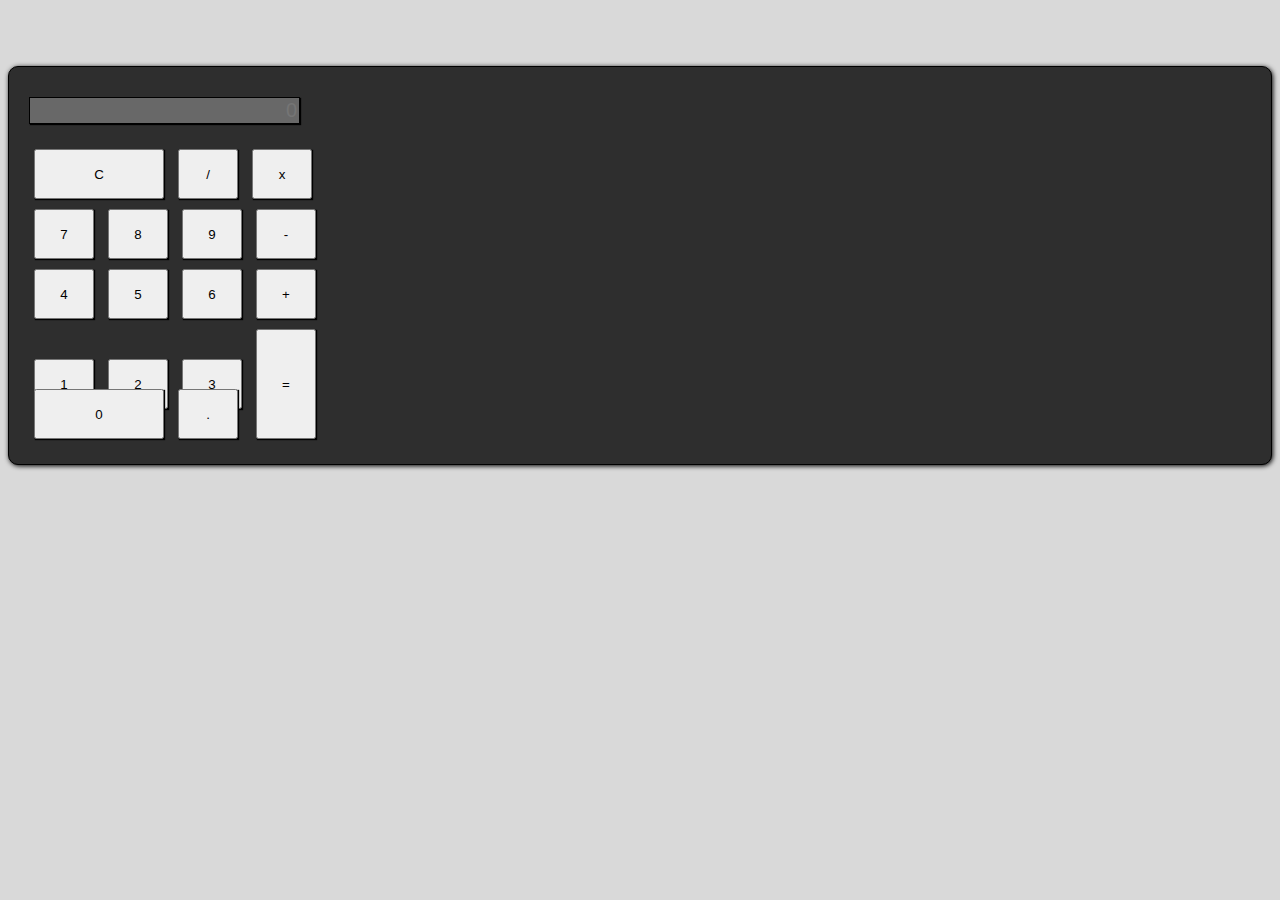
<file: calculator/index.html>
<html>

<head>
  <title>Calculadora</title>

  <!-- Latest compiled and minified CSS -->
  <link rel="stylesheet" href="https://maxcdn.bootstrapcdn.com/bootstrap/4.0.0-beta.2/css/bootstrap.min.css"
    integrity="sha384-PsH8R72JQ3SOdhVi3uxftmaW6Vc51MKb0q5P2rRUpPvrszuE4W1povHYgTpBfshb" crossorigin="anonymous">

  <style>
    .calculadora {
      margin-top: 40px;
      border: solid 1px #000;
      padding: 20px;
      background-color: #2E2E2E;
      border-radius: 10px;
      box-shadow: 1px 1px 5px #000;
    }

    .btn {
      width: 60px;
      height: 50px;
      margin: 5px;
      box-shadow: 1px 1px 1px #000;
    }

    .clear {
      width: 130px;
    }

    .enter {
      height: 110px;
    }

    .zero {
      width: 130px;
    }

    .resultado {
      text-align: right;
      font-size: 20px;
      margin-top: 10px;
      margin-bottom: 20px;
      border: solid 1px #000;
      box-shadow: 1px 1px 1px #000;
    }
  </style>
</head>

<body style="background: #D9D9D9">

  <div class="container">
    <div class="row">
      <div class="col d-flex justify-content-center">
        <br />

        <div class="calculadora">
          <input id="resultado" type="text" class="form-control resultado" placeholder="0" disabled="disabled" />

          <div class="row">
            <button onclick="calcular('acao','c')" type="button"
              class="btn btn-dark btn-lg clear font-weight-light">C</button>
            <button onclick="calcular('acao','/')" type="button"
              class="btn btn-dark btn-lg font-weight-light">/</button>
            <button onclick="calcular('acao','*')" type="button"
              class="btn btn-dark btn-lg font-weight-light">x</button>
          </div>

          <div class="row">
            <button onclick="calcular('valor',7)" type="button" class="btn btn-dark btn-lg font-weight-light">7</button>
            <button onclick="calcular('valor',8)" type="button" class="btn btn-dark btn-lg font-weight-light">8</button>
            <button onclick="calcular('valor',9)" type="button" class="btn btn-dark btn-lg font-weight-light">9</button>
            <button onclick="calcular('acao','-')" type="button"
              class="btn btn-dark btn-lg font-weight-light">-</button>
          </div>

          <div class="row">
            <button onclick="calcular('valor',4)" type="button" class="btn btn-dark btn-lg font-weight-light">4</button>
            <button onclick="calcular('valor',5)" type="button" class="btn btn-dark btn-lg font-weight-light">5</button>
            <button onclick="calcular('valor',6)" type="button" class="btn btn-dark btn-lg font-weight-light">6</button>
            <button onclick="calcular('acao','+')" type="button"
              class="btn btn-dark btn-lg font-weight-light">+</button>
          </div>

          <div class="row">
            <button onclick="calcular('valor',1)" type="button" class="btn btn-dark btn-lg font-weight-light">1</button>
            <button onclick="calcular('valor',2)" type="button" class="btn btn-dark btn-lg font-weight-light">2</button>
            <button onclick="calcular('valor',3)" type="button" class="btn btn-dark btn-lg font-weight-light">3</button>
            <button onclick="calcular('acao','=')" type="button" class="btn btn-dark btn-lg enter">=</button>
          </div>

          <div class="row" style="margin-top: -60px">
            <button onclick="calcular('valor','0')" type="button"
              class="btn btn-dark zero btn-lg font-weight-light">0</button>
            <button onclick="calcular('acao','.')" type="button"
              class="btn btn-dark btn-lg font-weight-light">.</button>
          </div>

        </div>
      </div>
    </div>
  </div>
  <script>
    function calcular(tipo, valor) {
      if (tipo === 'acao') {
        if (valor === 'c') {
          document.getElementById('resultado').value = ''
        }

        if (valor === '+' || valor === '-' || valor === '*' || valor === '/' || valor === '.') {
          document.getElementById('resultado').value += valor;
        }

        if (valor === '=') {
          var valor_campo = eval(document.getElementById('resultado').value);
          document.getElementById('resultado').value = valor_campo;
        }
      }
      else if (tipo === 'valor') {
        document.getElementById('resultado').value += valor
      }
    }
  </script>
</body>

</html>
</file>
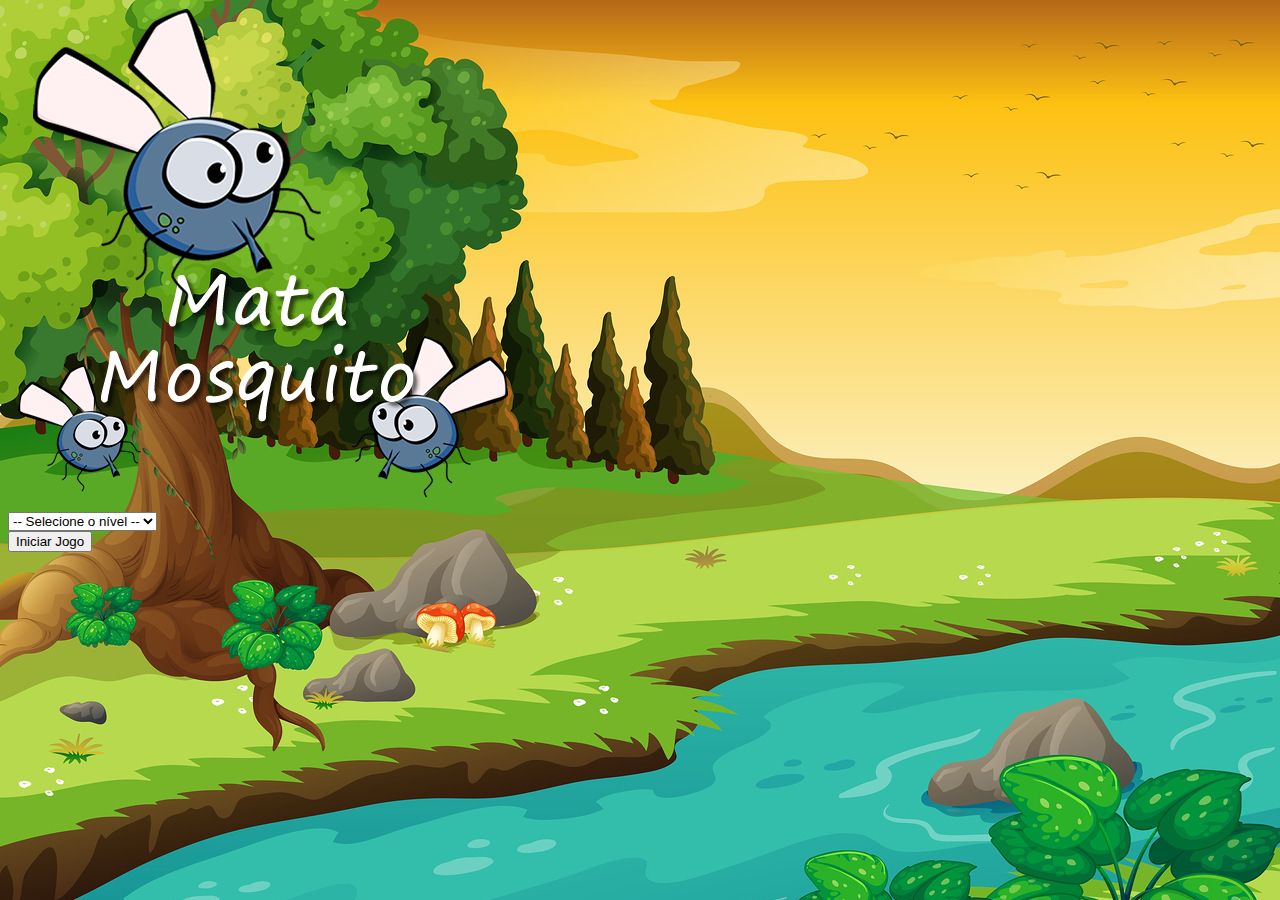
<file: mataMosquito/index.html>
<!DOCTYPE html>
<html>

<head>
    <title></title>
    <meta charset="UTF-8">
    <link rel="stylesheet" href="https://maxcdn.bootstrapcdn.com/bootstrap/4.0.0-beta.2/css/bootstrap.min.css"
        integrity="sha384-PsH8R72JQ3SOdhVi3uxftmaW6Vc51MKb0q5P2rRUpPvrszuE4W1povHYgTpBfshb" crossorigin="anonymous">
    <link rel="stylesheet" href="style.css">

    <script>
        function iniciarJogo() {
            var nivel = document.getElementById('nivel').value

            if (nivel === '') {
                alert('Selecione um nível para iniciar o jogo')
                return false
            }

            window.location.href = "app.html?" + nivel
        }
    </script>
</head>

<body>
    <div class="container">
        <div class="row">
            <div class="col">
                <div class="d-flex justify-content-center">
                    <img src="images/game.png">
                </div>
            </div>
        </div>

        <div class="row">
            <div class="col">
                <div class="d-flex justify-content-center">
                    <div class="mb-2">
                        <select class="form-control" id="nivel">
                            <option value="">-- Selecione o nível --</option>
                            <option value="normal">Normal</option>
                            <option value="dificil">Difícil</option>
                            <option value="chucknorris">Chuck Norris</option>
                        </select>
                    </div>
                </div>
            </div>
        </div>

        <div class="row">
            <div class="col">
                <div class="d-flex justify-content-center">
                    <button type="button" class="btn btn-danger btn-lg" onclick="iniciarJogo()">Iniciar Jogo</button>
                </div>
            </div>
        </div>
    </div>
</body>

</html>
</file>
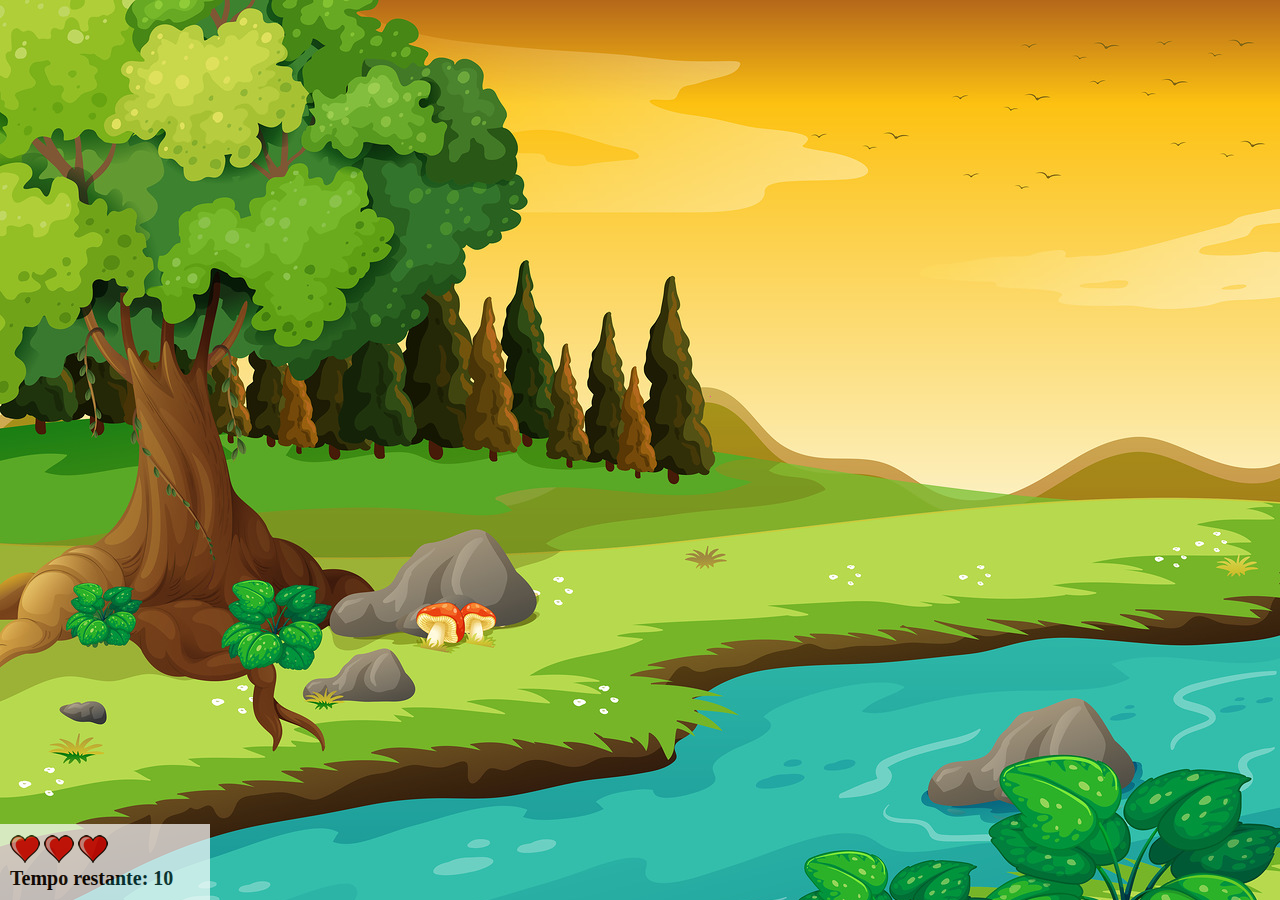
<file: mataMosquito/app.html>
<!DOCTYPE html>
<html>

<head>
    <title></title>
    <meta charset="UTF-8">
    <link rel="stylesheet" href="style.css" />
    <script src="game.js"></script>
</head>

<body onresize="ajustaTamanhoPalcoJogo()">
    <div class="painel">
        <div class="vidas">
            <img id="v1" src="images/coracao_cheio.png">
            <img id="v2" src="images/coracao_cheio.png">
            <img id="v3" src="images/coracao_cheio.png">
        </div>
        <div class="cronometro">Tempo restante: <span id="cronometro"></span></div>
    </div>
    <script>
        document.getElementById('cronometro').innerHTML = tempo
        var criaMosquito = setInterval(function () {
            posicaoRandomica()
        }, criaMosquitoTempo)
    </script>
</body>



</html>
</file>
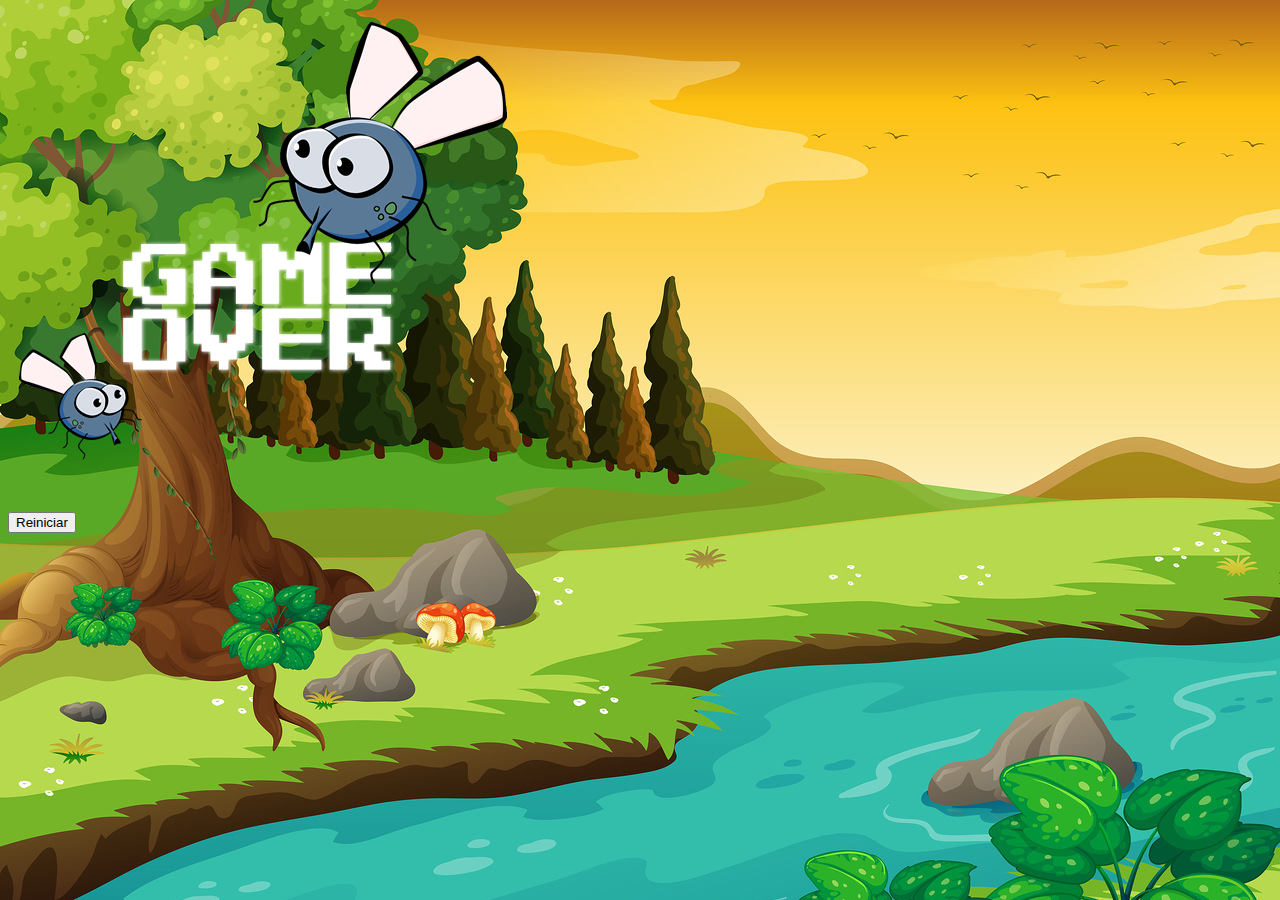
<file: mataMosquito/fim_de_jogo.html>
<!DOCTYPE html>
<html>

<head>
    <title></title>
    <meta charset="UTF-8">
    <link rel="stylesheet" href="https://maxcdn.bootstrapcdn.com/bootstrap/4.0.0-beta.2/css/bootstrap.min.css"
        integrity="sha384-PsH8R72JQ3SOdhVi3uxftmaW6Vc51MKb0q5P2rRUpPvrszuE4W1povHYgTpBfshb" crossorigin="anonymous">
    <link rel="stylesheet" href="style.css">
</head>

<body>
    <div class="container">
        <div class="row">
            <div class="col">
                <div class="d-flex justify-content-center">
                    <img src="images/game_over.png">
                </div>
            </div>
        </div>

        <div class="row">
            <div class="col">
                <div class="d-flex justify-content-center">
                    <button type="button" class="btn btn-dark btn-lg"
                        onclick="window.location.href='index.html'">Reiniciar</button>
                </div>
            </div>
        </div>
    </div>
</body>

</html>
</file>
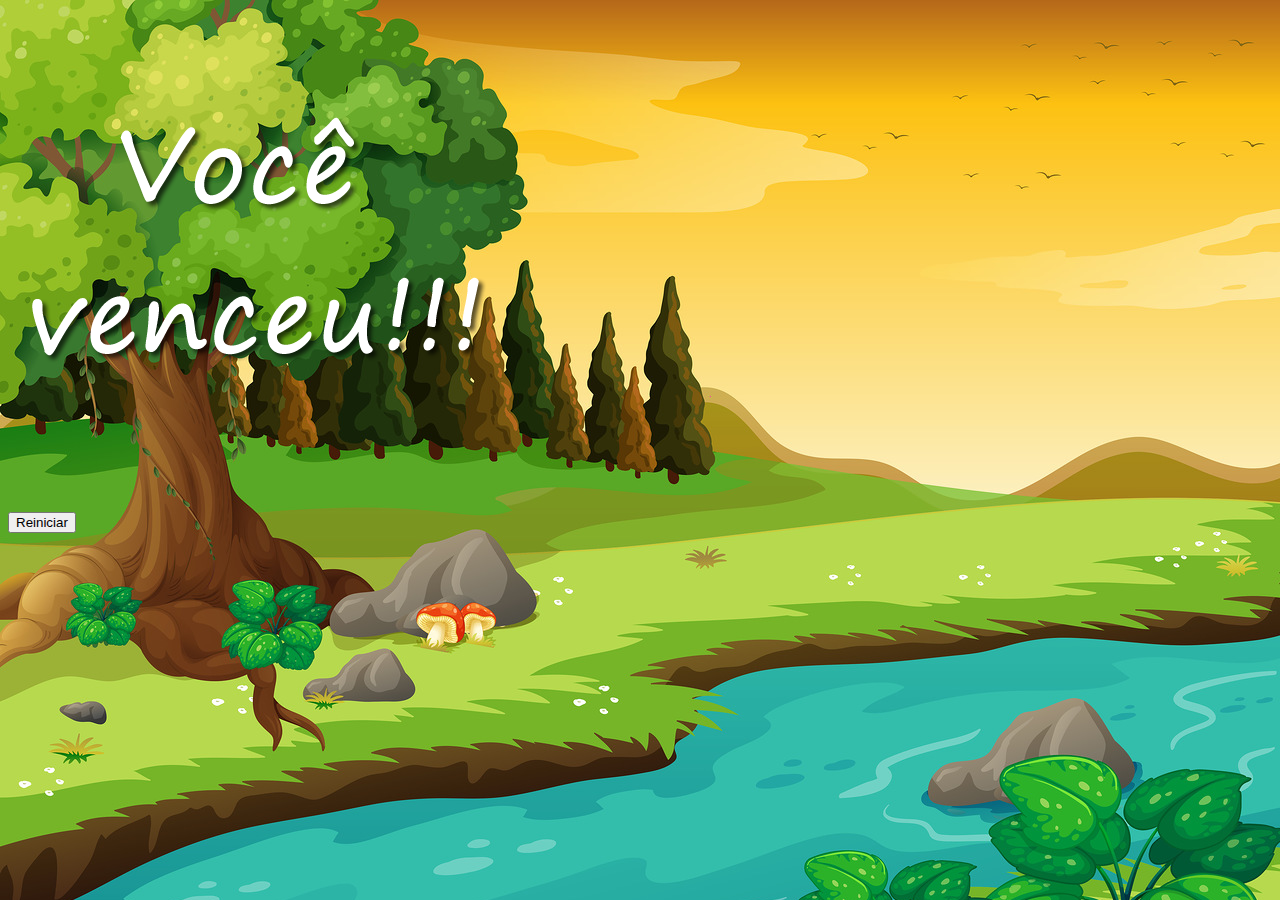
<file: mataMosquito/vitoria.html>
<!DOCTYPE html>
<html>

<head>
    <title></title>
    <meta charset="UTF-8">
    <link rel="stylesheet" href="https://maxcdn.bootstrapcdn.com/bootstrap/4.0.0-beta.2/css/bootstrap.min.css"
        integrity="sha384-PsH8R72JQ3SOdhVi3uxftmaW6Vc51MKb0q5P2rRUpPvrszuE4W1povHYgTpBfshb" crossorigin="anonymous">
    <link rel="stylesheet" href="style.css">
</head>

<body>
    <div class="container">
        <div class="row">
            <div class="col">
                <div class="d-flex justify-content-center">
                    <img src="images/vitoria.png">
                </div>
            </div>
        </div>

        <div class="row">
            <div class="col">
                <div class="d-flex justify-content-center">
                    <button type="button" class="btn btn-dark btn-lg"
                        onclick="window.location.href='index.html'">Reiniciar</button>
                </div>
            </div>
        </div>
    </div>
</body>

</html>
</file>
<file: mataMosquito/style.css>
body {
    background-image: url(images/bg.jpg);
    background-repeat: no-repeat;
}

.mosquito1 {
    width: 50px;
    height: 50px;
}

.mosquito2 {
    width: 70px;
    height: 70px;
}

.mosquito3 {
    width: 90px;
    height: 90px;
}

.ladoA {
    transform: scaleX(1);
}

.ladoB {
    transform: scaleX(-1);
}

.painel {
    position: absolute;
    width: 190px;
    padding: 10px;
    left: 0px;
    bottom: 0px;
    border-top: solid 1px #fff;
    background-color: #fff;
    opacity: 0.7;
}

.vidas {
    float: left
}

.cronometro {
    float: left;
    font-size: 20px;
    font-weight: bold;
}
</file>
